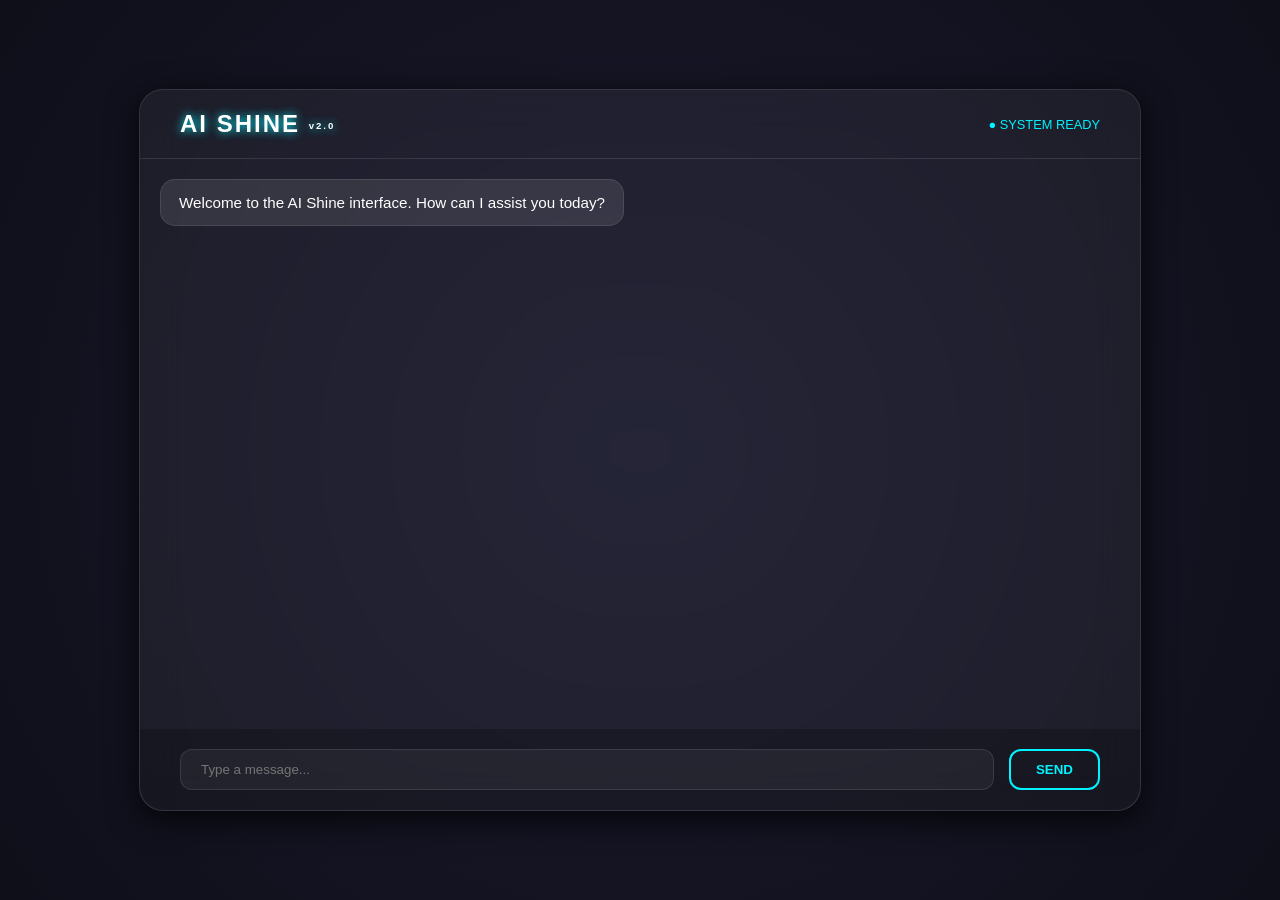
<file: backend/templates/index.html>
<!DOCTYPE html>
<html lang="en">
<head>
    <meta charset="UTF-8">
    <meta name="viewport" content="width=device-width, initial-scale=1.0">
    <title>AI Shine | Dashboard</title>
    <style>
        :root {
            --neon-cyan: #00f3ff;
            --neon-purple: #bc13fe;
            --glass-bg: rgba(255, 255, 255, 0.05);
            --glass-border: rgba(255, 255, 255, 0.1);
        }

        body {
            margin: 0;
            padding: 0;
            font-family: 'Segoe UI', sans-serif;
            background: radial-gradient(circle at center, #1a1a2e 0%, #0f0f1a 100%);
            height: 100vh;
            display: flex;
            justify-content: center;
            align-items: center;
            color: white;
            overflow: hidden;
        }

        /* Glassmorphism Container */
        .dashboard-container {
            width: 90%;
            max-width: 1000px;
            height: 80vh;
            background: var(--glass-bg);
            backdrop-filter: blur(20px);
            border: 1px solid var(--glass-border);
            border-radius: 24px;
            display: flex;
            flex-direction: column;
            box-shadow: 0 8px 32px 0 rgba(0, 0, 0, 0.8);
        }

        .header {
            padding: 20px 40px;
            border-bottom: 1px solid var(--glass-border);
            display: flex;
            justify-content: space-between;
            align-items: center;
        }

        .header h1 {
            font-size: 1.5rem;
            letter-spacing: 2px;
            text-shadow: 0 0 10px var(--neon-cyan);
            margin: 0;
        }

        /* Chat Area */
        #chat-window {
            flex: 1;
            padding: 20px;
            overflow-y: auto;
            display: flex;
            flex-direction: column;
            gap: 15px;
        }

        .message {
            max-width: 70%;
            padding: 12px 18px;
            border-radius: 15px;
            font-size: 0.95rem;
            line-height: 1.4;
        }

        .user-msg {
            align-self: flex-end;
            background: linear-gradient(135deg, var(--neon-purple), #7a0bc0);
            box-shadow: 0 0 15px rgba(188, 19, 254, 0.3);
        }

        .ai-msg {
            align-self: flex-start;
            background: rgba(255, 255, 255, 0.1);
            border: 1px solid var(--glass-border);
        }

        /* Input Area */
        .input-area {
            padding: 20px 40px;
            display: flex;
            gap: 15px;
            background: rgba(0, 0, 0, 0.2);
            border-bottom-left-radius: 24px;
            border-bottom-right-radius: 24px;
        }

        input {
            flex: 1;
            background: rgba(255, 255, 255, 0.05);
            border: 1px solid var(--glass-border);
            padding: 12px 20px;
            border-radius: 12px;
            color: white;
            outline: none;
        }

        input:focus {
            border-color: var(--neon-cyan);
            box-shadow: 0 0 10px var(--neon-cyan);
        }

        button {
            background: transparent;
            border: 2px solid var(--neon-cyan);
            color: var(--neon-cyan);
            padding: 10px 25px;
            border-radius: 12px;
            cursor: pointer;
            font-weight: bold;
            text-transform: uppercase;
            transition: 0.3s;
        }

        button:hover {
            background: var(--neon-cyan);
            color: #000;
            box-shadow: 0 0 20px var(--neon-cyan);
        }
    </style>
</head>
<body>

<div class="dashboard-container">
    <div class="header">
        <h1>AI SHINE <small style="font-size: 0.6rem; vertical-align: middle;">v2.0</small></h1>
        <div id="status" style="color: var(--neon-cyan); font-size: 0.8rem;">● SYSTEM READY</div>
    </div>

    <div id="chat-window">
        <div class="message ai-msg">Welcome to the AI Shine interface. How can I assist you today?</div>
    </div>

    <div class="input-area">
        <input type="text" id="user-input" placeholder="Type a message..." onkeypress="if(event.key === 'Enter') sendMessage()">
        <button onclick="sendMessage()">Send</button>
    </div>
</div>

<script>
    async function sendMessage() {
        const inputField = document.getElementById('user-input');
        const chatWindow = document.getElementById('chat-window');
        const message = inputField.value.trim();

        if (!message) return;

        // Add user message to UI
        appendMessage('user-msg', message);
        inputField.value = '';

        try {
            // Call the Flask API
            const response = await fetch('/api/chat', {
                method: 'POST',
                headers: { 'Content-Type': 'application/json' },
                body: JSON.stringify({ message: message })
            });

            const data = await response.json();
            
            if (data.response) {
                appendMessage('ai-msg', data.response);
            } else {
                appendMessage('ai-msg', "Error: " + (data.error || "Unknown issue"));
            }
        } catch (error) {
            appendMessage('ai-msg', "Connection failed. Is the Flask server running?");
        }
    }

    function appendMessage(className, text) {
        const chatWindow = document.getElementById('chat-window');
        const msgDiv = document.createElement('div');
        msgDiv.className = `message ${className}`;
        msgDiv.innerText = text;
        chatWindow.appendChild(msgDiv);
        chatWindow.scrollTop = chatWindow.scrollHeight;
    }
</script>

</body>
</html>
</file>
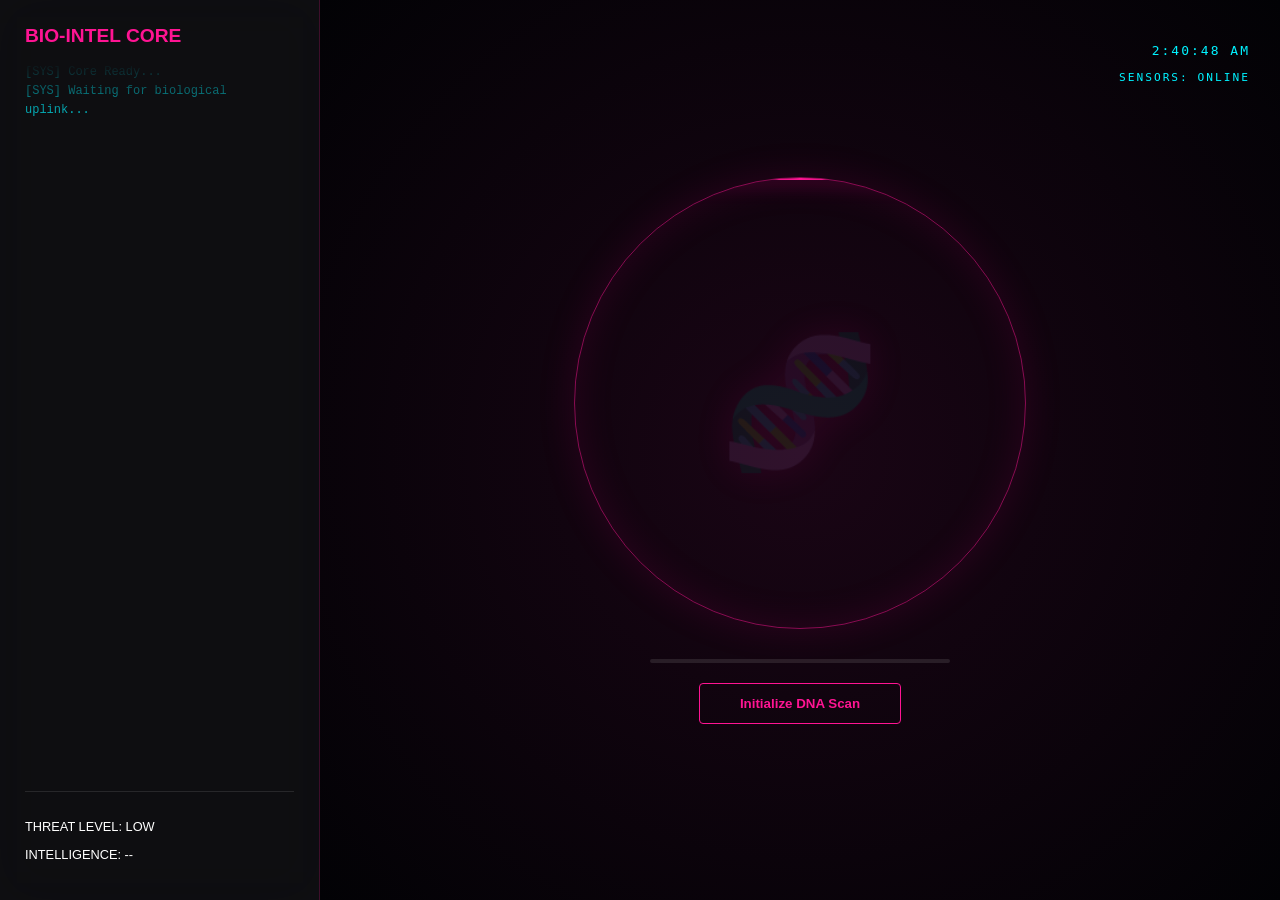
<file: backend/templates/animalintelligence.html>
<!DOCTYPE html>
<html lang="en">
<head>
    <meta charset="UTF-8">
    <meta name="viewport" content="width=device-width, initial-scale=1.0">
    <title>Animal Intelligence Core | Advanced</title>
    <style>
        :root {
            --pink-glow: #ff1493;
            --cyber-blue: #00f2ff;
            --deep-purple: #1a1a2e;
            --glass: rgba(255, 255, 255, 0.05);
        }

        body {
            margin: 0;
            background: #020205;
            color: white;
            font-family: 'Segoe UI', Tahoma, Geneva, Verdana, sans-serif;
            height: 100vh;
            overflow: hidden;
            display: flex;
        }

        /* Sidebar Enhancements */
        .sidebar {
            width: 320px;
            background: var(--glass);
            backdrop-filter: blur(25px);
            border-right: 1px solid rgba(255, 20, 147, 0.2);
            display: flex;
            flex-direction: column;
            padding: 25px;
            box-sizing: border-box;
        }

        .data-stream {
            font-size: 0.75rem;
            line-height: 1.6;
            font-family: 'Courier New', Courier, monospace;
            color: #00f2ff;
            overflow-y: auto;
            flex-grow: 1;
            margin-bottom: 20px;
            mask-image: linear-gradient(to bottom, transparent, black 10%, black 90%, transparent);
        }

        /* Main Display & Scanner */
        .main-display {
            flex-grow: 1;
            position: relative;
            display: flex;
            flex-direction: column;
            justify-content: center;
            align-items: center;
            background: radial-gradient(circle at center, #1a0515 0%, #020205 100%);
        }

        .scanner-frame {
            width: 450px;
            height: 450px;
            border: 1px solid rgba(255, 20, 147, 0.5);
            border-radius: 50%; /* Circular scanner */
            position: relative;
            box-shadow: 0 0 40px rgba(255, 20, 147, 0.1), inset 0 0 40px rgba(255, 20, 147, 0.1);
            display: flex;
            justify-content: center;
            align-items: center;
            overflow: hidden;
        }

        #subject-display {
            font-size: 8rem;
            filter: drop-shadow(0 0 20px var(--pink-glow));
            transition: all 0.5s ease;
            opacity: 0.1;
        }

        .scan-line {
            width: 120%;
            height: 2px;
            background: linear-gradient(90deg, transparent, var(--pink-glow), transparent);
            position: absolute;
            top: 0;
            left: -10%;
            box-shadow: 0 0 20px var(--pink-glow);
            animation: scan-move 4s ease-in-out infinite;
            z-index: 10;
        }

        @keyframes scan-move {
            0% { top: 0%; opacity: 0; }
            50% { opacity: 1; }
            100% { top: 100%; opacity: 0; }
        }

        /* Progress Bar */
        .progress-container {
            width: 300px;
            height: 4px;
            background: rgba(255,255,255,0.1);
            margin-top: 30px;
            border-radius: 2px;
            overflow: hidden;
        }

        .progress-bar {
            width: 0%;
            height: 100%;
            background: var(--pink-glow);
            box-shadow: 0 0 10px var(--pink-glow);
            transition: width 0.3s;
        }

        /* Buttons & HUD */
        .hud-info {
            position: absolute;
            top: 30px;
            right: 30px;
            text-align: right;
            font-family: monospace;
            color: var(--cyber-blue);
            letter-spacing: 2px;
        }

        .action-btn {
            background: transparent;
            color: var(--pink-glow);
            border: 1px solid var(--pink-glow);
            padding: 12px 40px;
            border-radius: 4px;
            cursor: pointer;
            font-weight: bold;
            transition: 0.4s;
            margin-top: 20px;
        }

        .action-btn:hover:not(:disabled) {
            background: var(--pink-glow);
            color: white;
            box-shadow: 0 0 30px var(--pink-glow);
        }

        .action-btn:disabled {
            opacity: 0.3;
            cursor: wait;
        }

        ::-webkit-scrollbar { width: 5px; }
        ::-webkit-scrollbar-thumb { background: var(--pink-glow); }
    </style>
</head>
<body>

    <div class="sidebar">
        <h2 style="color: var(--pink-glow); font-size: 1.2rem; margin-top: 0;">BIO-INTEL CORE</h2>
        <div class="data-stream" id="logs">
            [SYS] Core Ready...<br>
            [SYS] Waiting for biological uplink...
        </div>
        <div class="stats" style="font-size: 0.8rem; border-top: 1px solid rgba(255,255,255,0.1); padding-top: 15px;">
            <p>THREAT LEVEL: <span id="threat">LOW</span></p>
            <p>INTELLIGENCE: <span id="intel-idx">--</span></p>
        </div>
    </div>

    <div class="main-display">
        <div class="hud-info">
            <p id="timer">00:00:00</p>
            <p style="font-size: 0.7rem;">SENSORS: ONLINE</p>
        </div>

        <div class="scanner-frame">
            <div class="scan-line"></div>
            <div id="subject-display">🧬</div>
        </div>

        <div class="progress-container">
            <div class="progress-bar" id="p-bar"></div>
        </div>

        <button class="action-btn" id="scan-trigger" onclick="runAnalysis()">Initialize DNA Scan</button>
    </div>

    <script>
        const speciesDB = [
            { name: "Panthera leo", icon: "🦁", intel: "Social/Strategic", threat: "CRITICAL" },
            { name: "Orcinus orca", icon: "🐋", intel: "High-Cognition", threat: "ELEVATED" },
            { name: "Corvus corax", icon: "🐦", intel: "Problem Solver", threat: "LOW" },
            { name: "Elephantidae", icon: "🐘", intel: "Complex Emotional", threat: "MODERATE" },
            { name: "Octopoda", icon: "🐙", intel: "Neural Decentralized", threat: "MINIMAL" }
        ];

        async function runAnalysis() {
            const btn = document.getElementById('scan-trigger');
            const logs = document.getElementById('logs');
            const bar = document.getElementById('p-bar');
            const subject = document.getElementById('subject-display');
            const threatTxt = document.getElementById('threat');
            const intelTxt = document.getElementById('intel-idx');

            // Reset UI
            btn.disabled = true;
            bar.style.width = '0%';
            logs.innerHTML = "[SYS] Initializing high-res scan...";
            subject.style.opacity = "0.1";
            subject.innerHTML = "🧬";

            const steps = [
                { msg: "Isolating biological markers...", p: 20 },
                { msg: "Mapping neural density...", p: 50 },
                { msg: "Sequencing genomic structure...", p: 80 },
                { msg: "Matching database entry...", p: 100 }
            ];

            for (const step of steps) {
                await new Promise(r => setTimeout(r, 1000));
                logs.innerHTML += `<br>[SCAN] ${step.msg}`;
                bar.style.width = `${step.p}%`;
                logs.scrollTop = logs.scrollHeight;
            }

            // Final Result
            const result = speciesDB[Math.floor(Math.random() * speciesDB.length)];
            
            subject.innerHTML = result.icon;
            subject.style.opacity = "1";
            subject.style.transform = "scale(1.2)";
            
            logs.innerHTML += `<br><br>[RESULT] Subject: <strong>${result.name}</strong>`;
            threatTxt.innerText = result.threat;
            intelTxt.innerText = result.intel;
            
            btn.disabled = false;
            btn.innerText = "Rescan Subject";
        }

        // Live Clock
        setInterval(() => {
            document.getElementById('timer').innerText = new Date().toLocaleTimeString();
        }, 1000);
    </script>
</body>
</html>
</file>
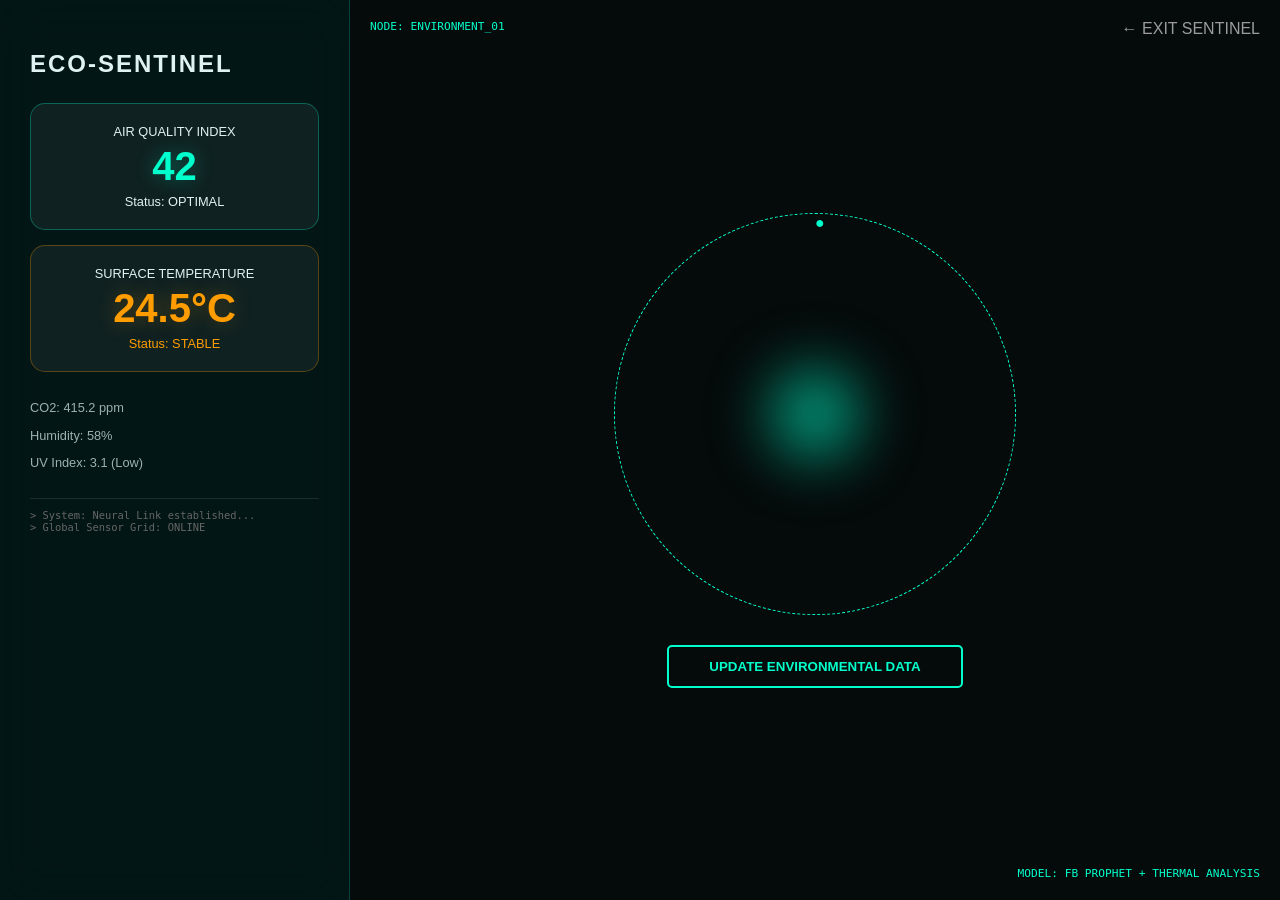
<file: backend/templates/environmentalintelligence.html>
<!DOCTYPE html>
<html lang="en">
<head>
    <meta charset="UTF-8">
    <meta name="viewport" content="width=device-width, initial-scale=1.0">
    <title>Environmental Intelligence | Eco-Sentinel</title>
    <style>
        :root {
            --eco-green: #00ffcc;
            --thermal-orange: #ff9d00;
            --deep-teal: #0a1f1f;
            --glass-white: rgba(255, 255, 255, 0.05);
        }

        body {
            margin: 0;
            background: #050a0a;
            color: #e0f2f1;
            font-family: 'Segoe UI', sans-serif;
            height: 100vh;
            overflow: hidden;
            display: grid;
            grid-template-columns: 350px 1fr;
        }

        /* Side Panel: Analytics */
        .analytics-panel {
            background: rgba(0, 40, 40, 0.4);
            backdrop-filter: blur(25px);
            border-right: 1px solid rgba(0, 255, 204, 0.2);
            padding: 30px;
            display: flex;
            flex-direction: column;
            gap: 15px;
        }

        .data-card {
            background: var(--glass-white);
            border: 1px solid rgba(0, 255, 204, 0.3);
            border-radius: 15px;
            padding: 15px;
            text-align: center;
        }

        .thermal-border {
            border-color: rgba(255, 157, 0, 0.3);
        }

        .value-text {
            font-size: 2.5rem;
            font-weight: bold;
            color: var(--eco-green);
            text-shadow: 0 0 20px rgba(0, 255, 204, 0.3);
        }

        .temp-color {
            color: var(--thermal-orange);
            text-shadow: 0 0 20px rgba(255, 157, 0, 0.3);
        }

        /* Main Viewport */
        .viewport {
            position: relative;
            display: flex;
            justify-content: center;
            align-items: center;
            flex-direction: column;
        }

        .globe-container {
            width: 400px;
            height: 400px;
            border-radius: 50%;
            border: 1px dashed var(--eco-green);
            position: relative;
            display: flex;
            justify-content: center;
            align-items: center;
            animation: rotate 20s linear infinite;
        }

        @keyframes rotate {
            from { transform: rotate(0deg); }
            to { transform: rotate(360deg); }
        }

        .core-node {
            width: 120px;
            height: 120px;
            background: radial-gradient(circle, var(--eco-green) 0%, transparent 70%);
            border-radius: 50%;
            filter: blur(30px);
            animation: pulse 4s infinite alternate;
        }

        @keyframes pulse {
            0% { opacity: 0.4; transform: scale(0.8); }
            100% { opacity: 0.8; transform: scale(1.1); }
        }

        .btn-predict {
            margin-top: 30px;
            background: transparent;
            border: 2px solid var(--eco-green);
            color: var(--eco-green);
            padding: 12px 40px;
            border-radius: 5px;
            cursor: pointer;
            font-weight: bold;
            transition: all 0.3s;
            text-transform: uppercase;
        }

        .btn-predict:hover {
            background: var(--eco-green);
            color: #050a0a;
            box-shadow: 0 0 30px var(--eco-green);
        }

        .back-link {
            position: fixed;
            top: 20px;
            right: 20px;
            color: white;
            text-decoration: none;
            opacity: 0.6;
        }

        .hud-label {
            position: absolute;
            font-family: monospace;
            text-transform: uppercase;
            font-size: 0.7rem;
            color: var(--eco-green);
        }
    </style>
</head>
<body>

    <aside class="analytics-panel">
        <h2 style="letter-spacing: 2px; margin-bottom: 10px;">ECO-SENTINEL</h2>
        
        <div class="data-card">
            <p style="margin: 5px 0; font-size: 0.8rem;">AIR QUALITY INDEX</p>
            <div class="value-text" id="aqi">42</div>
            <p id="status" style="margin: 5px 0; font-size: 0.8rem;">Status: OPTIMAL</p>
        </div>

        <div class="data-card thermal-border">
            <p style="margin: 5px 0; font-size: 0.8rem;">SURFACE TEMPERATURE</p>
            <div class="value-text temp-color"><span id="temp">24.5</span>°C</div>
            <p id="temp-status" style="margin: 5px 0; font-size: 0.8rem; color: var(--thermal-orange);">Status: STABLE</p>
        </div>

        <div style="font-size: 0.8rem; opacity: 0.7;">
            <p>CO2: 415.2 ppm</p>
            <p>Humidity: 58%</p>
            <p>UV Index: 3.1 (Low)</p>
        </div>
        
        <div id="log-stream" style="font-family: monospace; font-size: 0.65rem; color: #666; height: 100px; overflow-y: auto; border-top: 1px solid rgba(255,255,255,0.1); padding-top: 10px;">
            > System: Neural Link established...<br>
            > Global Sensor Grid: ONLINE
        </div>
    </aside>

    <main class="viewport">
        <a href="/intelligence" class="back-link">← EXIT SENTINEL</a>
        
        <div class="hud-label" style="top: 20px; left: 20px;">NODE: ENVIRONMENT_01</div>
        
        <div class="globe-container">
            <div class="core-node"></div>
            <div style="position: absolute; top: 0; left: 50%; color: var(--eco-green);">●</div>
        </div>

        <button class="btn-predict" onclick="runAnalysis()">Update Environmental Data</button>
        
        <div class="hud-label" style="bottom: 20px; right: 20px;">Model: FB Prophet + Thermal Analysis</div>
    </main>

    <script>
        function runAnalysis() {
            const log = document.getElementById('log-stream');
            const aqiText = document.getElementById('aqi');
            const tempText = document.getElementById('temp');
            const status = document.getElementById('status');
            const tempStatus = document.getElementById('temp-status');

            log.innerHTML += "<br>> Processing environmental telemetry...";
            
            setTimeout(() => {
                // Randomize data to simulate live detection
                const newAqi = Math.floor(Math.random() * 80) + 20;
                const newTemp = (Math.random() * (32.0 - 22.0) + 22.0).toFixed(1);

                aqiText.innerText = newAqi;
                tempText.innerText = newTemp;
                
                // Update AQI Status
                if(newAqi > 100) {
                    status.innerText = "Status: UNHEALTHY";
                    status.style.color = "#ff4444";
                } else {
                    status.innerText = "Status: OPTIMAL";
                    status.style.color = "#00ffcc";
                }

                // Update Temperature Status
                if(newTemp > 30) {
                    tempStatus.innerText = "Status: ELEVATED";
                } else {
                    tempStatus.innerText = "Status: STABLE";
                }

                log.innerHTML += `<br>> Success: AQI ${newAqi} | Temp ${newTemp}°C`;
                log.scrollTop = log.scrollHeight;
            }, 1500);
        }
    </script>
</body>
</html>
</file>
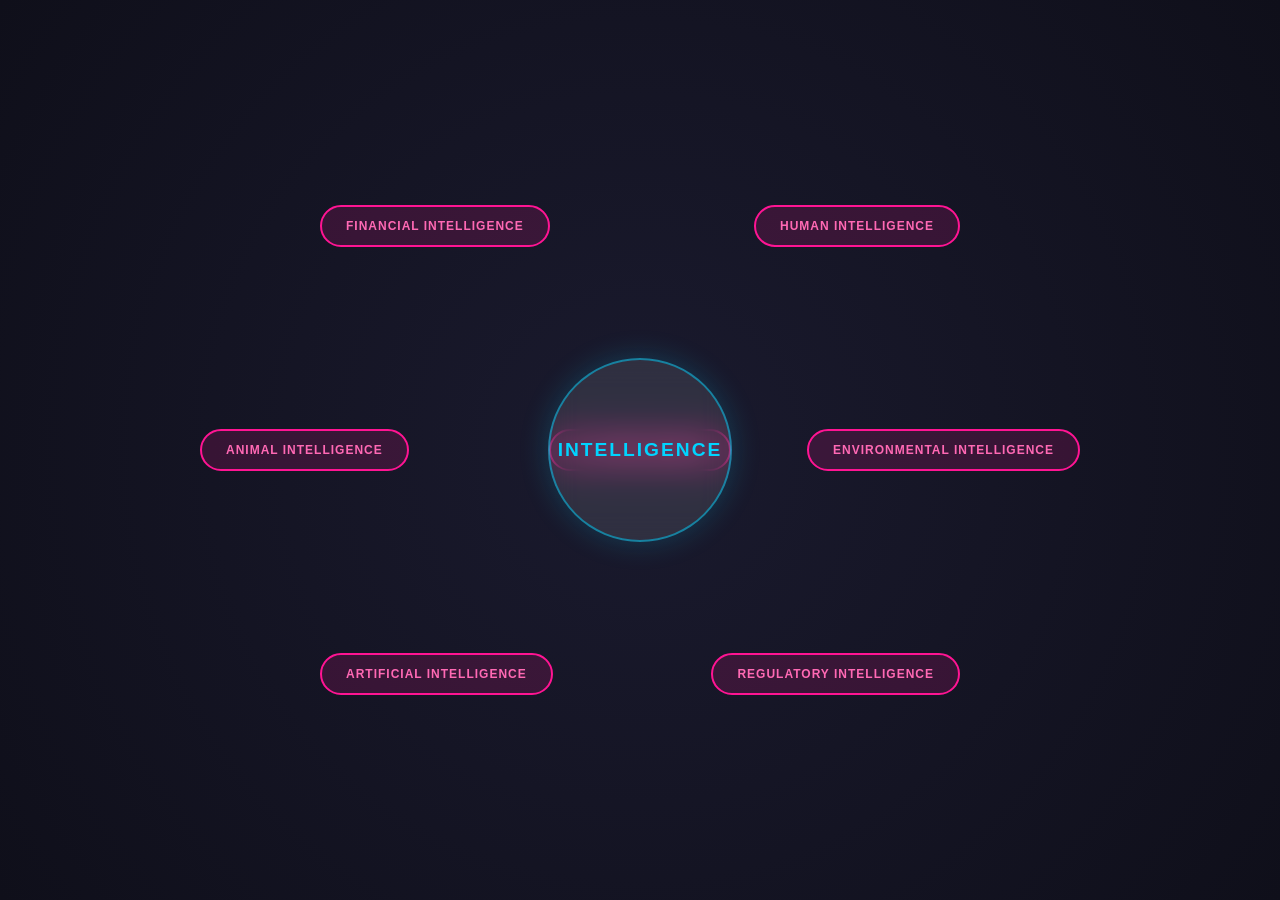
<file: backend/templates/intelligence.html>
<!DOCTYPE html>
<html lang="en">
<head>
    <meta charset="UTF-8">
    <meta name="viewport" content="width=device-width, initial-scale=1.0">
    <title>Intelligence & Surroundings</title>
    <style>
        body {
            margin: 0;
            background: radial-gradient(circle, #1a1a2e 0%, #0f0f1a 100%);
            height: 100vh;
            display: flex;
            justify-content: center;
            align-items: center;
            font-family: 'Segoe UI', sans-serif;
            overflow: hidden;
            color: white;
        }

        .surroundings {
            position: relative;
            width: 800px; /* Slightly wider to accommodate more buttons */
            height: 700px;
            display: flex;
            justify-content: center;
            align-items: center;
        }

        /* Central Navigation Button with Text */
        .intel-btn {
            z-index: 10;
            width: 180px;
            height: 180px;
            border-radius: 50%;
            background: rgba(255, 255, 255, 0.1);
            backdrop-filter: blur(15px);
            border: 2px solid rgba(0, 212, 255, 0.5);
            color: #00d4ff;
            font-size: 1.2rem;
            font-weight: bold;
            letter-spacing: 2px;
            cursor: pointer;
            box-shadow: 0 0 30px rgba(0, 212, 255, 0.2);
            transition: all 0.5s ease;
            text-decoration: none;
            display: flex;
            justify-content: center;
            align-items: center;
            text-align: center;
            animation: pulse 4s infinite ease-in-out;
        }

        @keyframes pulse {
            0%, 100% { transform: scale(1); box-shadow: 0 0 30px rgba(0, 212, 255, 0.2); }
            50% { transform: scale(1.05); box-shadow: 0 0 50px rgba(0, 212, 255, 0.4); }
        }

        .intel-btn:hover {
            transform: scale(1.1);
            background: #00d4ff;
            color: #000;
            box-shadow: 0 0 60px #00d4ff;
            animation: none;
        }

        /* Floating Pink Buttons */
        .intel-link {
            position: absolute;
            text-decoration: none;
            z-index: 5;
        }

        .intel-type {
            padding: 12px 24px;
            background: rgba(255, 20, 147, 0.15);
            color: #ff69b4;
            border: 2px solid #ff1493;
            border-radius: 25px;
            font-size: 0.75rem;
            font-weight: bold;
            cursor: pointer;
            white-space: nowrap;
            transition: all 0.3s ease;
            animation: float 6s infinite ease-in-out;
            text-transform: uppercase;
            letter-spacing: 1px;
            width: 100%;
        }

        .intel-type:hover {
            background: #ff1493;
            color: white;
            box-shadow: 0 0 25px #ff1493;
            transform: scale(1.15);
        }

        @keyframes float {
            0%, 100% { transform: translateY(0px); }
            50% { transform: translateY(-15px); }
        }

        /* Positions for Link Wrappers - 6 Button Layout */
        .i1 { top: 15%; left: 10%; animation-delay: 0.5s; }
        .i2 { top: 15%; right: 10%; animation-delay: 1.5s; }
        .i3 { bottom: 15%; left: 10%; animation-delay: 2.5s; }
        .i4 { bottom: 15%; right: 10%; animation-delay: 3.5s; }
        
        /* New Center-side positions */
        .i5 { top: 50%; left: -5%; transform: translateY(-50%); animation-delay: 4.5s; }
        .i6 { top: 50%; right: -5%; transform: translateY(-50%); animation-delay: 5.5s; }

    </style>
</head>
<body>

    <div class="surroundings">
        <a href="/financial_dashboard" class="intel-link i1">
            <button class="intel-type">FINANCIAL INTELLIGENCE</button>
        </a>
        <a href="/human_dashboard" class="intel-link i2">
            <button class="intel-type">HUMAN INTELLIGENCE</button>
        </a>
        <a href="/artificial_dashboard" class="intel-link i3">
            <button class="intel-type">ARTIFICIAL INTELLIGENCE</button>
        </a>
        <a href="/regulatory_dashboard" class="intel-link i4">
            <button class="intel-type">REGULATORY INTELLIGENCE</button>
        </a>
        
        <a href="/animal_dashboard" class="intel-link i5">
            <button class="intel-type">ANIMAL INTELLIGENCE</button>
        </a>
        <a href="/environmental_dashboard" class="intel-link i6">
            <button class="intel-type">ENVIRONMENTAL INTELLIGENCE</button>
        </a>
        <a href="/intelligence" class="intel-link i7">
            <button class="intel-type">ALL INTELLIGENCE</button>
        </a>
        <a href="/intelligence" class="intel-btn"> 
            INTELLIGENCE
        </a>
    </div>

</body>
</html>
</file>
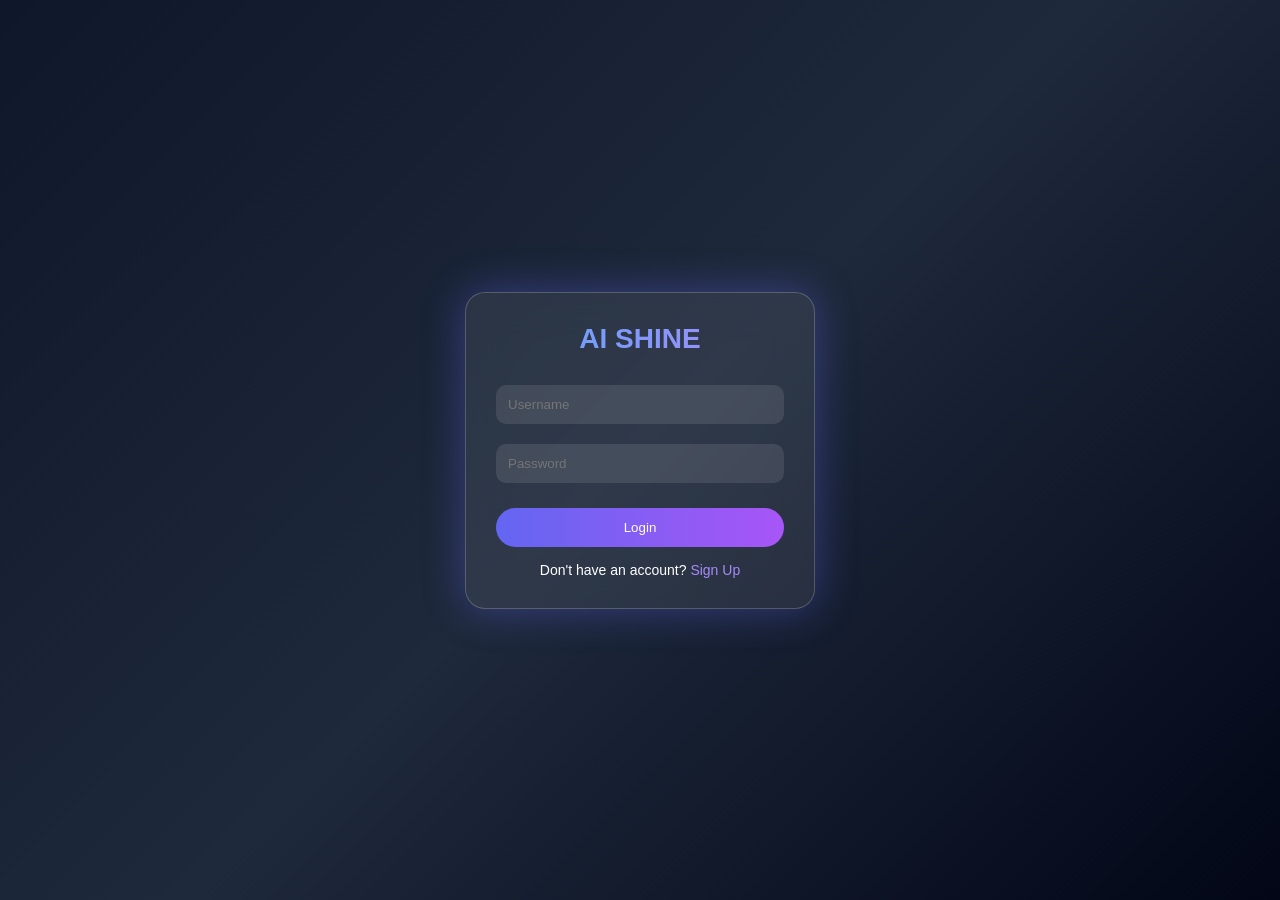
<file: backend/templates/login.html>
<!DOCTYPE html>
<html lang="en">
<head>
<meta charset="UTF-8">
<title>Login - AI SHINE</title>

<style>
* {
    margin: 0;
    padding: 0;
    box-sizing: border-box;
    font-family: "Segoe UI", sans-serif;
}

body {
    height: 100vh;
    background: linear-gradient(135deg, #0f172a, #1e293b, #020617);
    display: flex;
    justify-content: center;
    align-items: center;
    color: white;
}

/* Glass Card */
.card {
    width: 350px;
    padding: 30px;
    border-radius: 20px;
    background: rgba(255,255,255,0.08);
    backdrop-filter: blur(20px);
    border: 1px solid rgba(255,255,255,0.2);

    box-shadow: 0 0 40px rgba(99,102,241,0.4);
    animation: glow 4s infinite ease-in-out;
}

@keyframes glow {
    0% { box-shadow: 0 0 20px rgba(99,102,241,0.4); }
    50% { box-shadow: 0 0 60px rgba(168,85,247,0.7); }
    100% { box-shadow: 0 0 20px rgba(99,102,241,0.4); }
}

/* Title */
.title {
    text-align: center;
    font-size: 28px;
    font-weight: bold;
    margin-bottom: 20px;

    background: linear-gradient(90deg, #60a5fa, #a78bfa);
    background-clip: text;
    -webkit-text-fill-color: transparent;
    
}

/* Input fields */
input {
    width: 100%;
    padding: 12px;
    margin: 10px 0;
    border-radius: 10px;
    border: none;
    outline: none;

    background: rgba(255,255,255,0.1);
    color: white;
}

/* Button */
button {
    width: 100%;
    padding: 12px;
    margin-top: 15px;
    border-radius: 25px;
    border: none;
    cursor: pointer;
    color: white;

    background: linear-gradient(90deg, #6366f1, #a855f7);
    transition: 0.3s;
}

button:hover {
    transform: scale(1.05);
}

/* Link */
.link {
    text-align: center;
    margin-top: 15px;
    font-size: 14px;
}

a {
    color: #a78bfa;
    text-decoration: none;
}
</style>
</head>

<body>

<div class="card">
    <div class="title">AI SHINE</div>

    <form method="POST">
        <input name="username" placeholder="Username" required>
        <input name="password" type="password" placeholder="Password" required>
        <button type="submit">Login</button>
    </form>

    <div class="link">
        Don't have an account? <a href="/signup">Sign Up</a>
    </div>
</div>

</body>
</html>
</file>
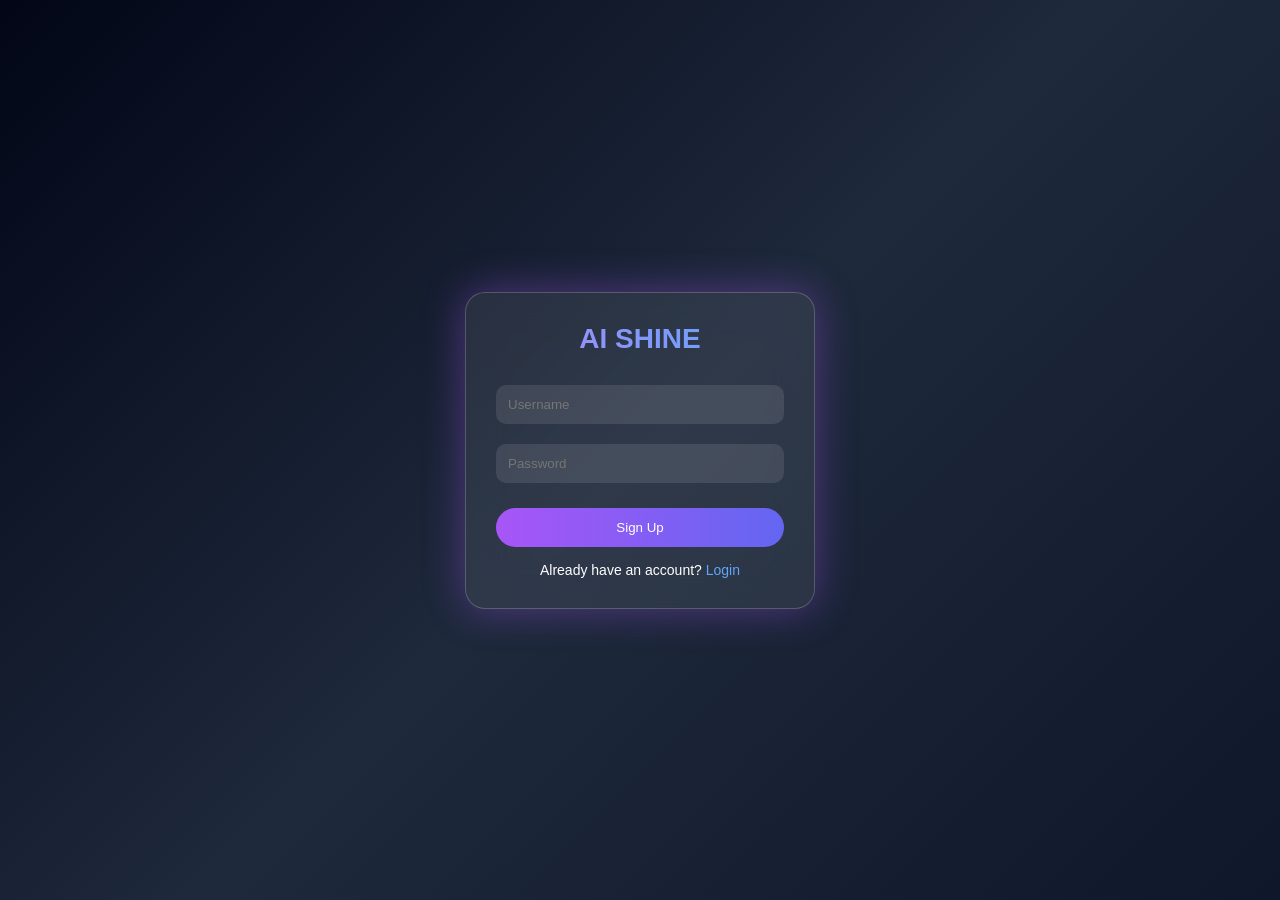
<file: backend/templates/signup.html>
<!DOCTYPE html>
<html lang="en">
<head>
<meta charset="UTF-8">
<title>Signup - AI SHINE</title>

<style>
* {
    margin: 0;
    padding: 0;
    box-sizing: border-box;
    font-family: "Segoe UI", sans-serif;
}

body {
    height: 100vh;
    background: linear-gradient(135deg, #020617, #1e293b, #0f172a);
    display: flex;
    justify-content: center;
    align-items: center;
    color: white;
}

/* Glass Card */
.card {
    width: 350px;
    padding: 30px;
    border-radius: 20px;
    background: rgba(255,255,255,0.08);
    backdrop-filter: blur(20px);
    border: 1px solid rgba(255,255,255,0.2);

    box-shadow: 0 0 40px rgba(168,85,247,0.4);
    animation: glow 4s infinite ease-in-out;
}

@keyframes glow {
    0% { box-shadow: 0 0 20px rgba(168,85,247,0.4); }
    50% { box-shadow: 0 0 60px rgba(99,102,241,0.7); }
    100% { box-shadow: 0 0 20px rgba(168,85,247,0.4); }
}

/* Title */
.title {
    text-align: center;
    font-size: 28px;
    font-weight: bold;
    margin-bottom: 20px;

    background: linear-gradient(90deg, #a78bfa, #60a5fa);
    background-clip: text;
    -webkit-text-fill-color: transparent;
}

/* Inputs */
input {
    width: 100%;
    padding: 12px;
    margin: 10px 0;
    border-radius: 10px;
    border: none;
    outline: none;

    background: rgba(255,255,255,0.1);
    color: white;
}

/* Button */
button {
    width: 100%;
    padding: 12px;
    margin-top: 15px;
    border-radius: 25px;
    border: none;
    cursor: pointer;
    color: white;

    background: linear-gradient(90deg, #a855f7, #6366f1);
    transition: 0.3s;
}

button:hover {
    transform: scale(1.05);
}

/* Link */
.link {
    text-align: center;
    margin-top: 15px;
    font-size: 14px;
}

a {
    color: #60a5fa;
    text-decoration: none;
}
</style>
</head>

<body>

<div class="card">
    <div class="title">AI SHINE</div>

    <form method="POST">
        <input name="username" placeholder="Username" required>
        <input name="password" type="password" placeholder="Password" required>
        <button type="submit">Sign Up</button>
    </form>

    <div class="link">
        Already have an account? <a href="/login">Login</a>
    </div>
</div>

</body>
</html>
</file>
